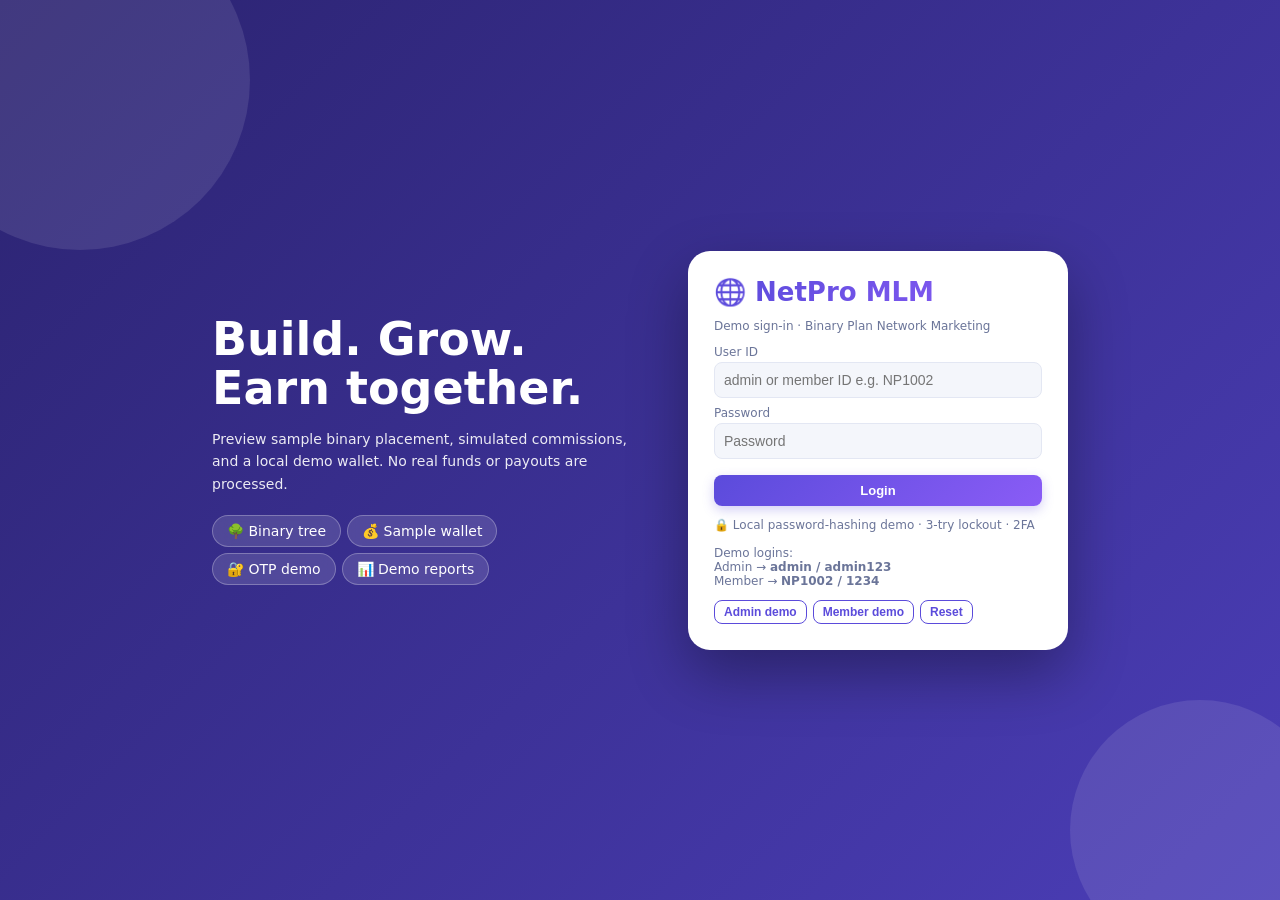
<file: index.html>
<!DOCTYPE html>
<html lang="en">
<head>
<meta charset="utf-8">
<meta name="viewport" content="width=device-width, initial-scale=1, viewport-fit=cover">
<title>NetPro MLM Software – Client Demo</title>
<link rel="icon" href="data:image/svg+xml,<svg xmlns=%27http://www.w3.org/2000/svg%27 viewBox=%270 0 100 100%27><text y=%27.9em%27 font-size=%2790%27>🌐</text></svg>">
<link rel="stylesheet" href="css/style.css?v=4">
</head>
<body>
<div id="r"></div>
<div id="t"></div>
<script src="js/app.js?v=4"></script>
</body>
</html>
</file>
<file: css/style.css>
:root{--bg:#f4f6fb;--cd:#fff;--tx:#1b2240;--mu:#6b7599;--pr:#5b4bdb;--p2:#8a5cf6;--ok:#16a34a;--wa:#d97706;--er:#dc2626;--bd:#e3e7f3;color-scheme:light;box-sizing:border-box;padding-top:env(safe-area-inset-top,0px);padding-bottom:env(safe-area-inset-bottom,0px)}
@media(prefers-color-scheme:dark){:root:not([data-theme="light"]){--bg:#0f1226;--cd:#191d3a;--tx:#eef0ff;--mu:#9aa3c7;--bd:#2a2f55;color-scheme:dark}}
:root[data-theme="dark"]{--bg:#0f1226;--cd:#191d3a;--tx:#eef0ff;--mu:#9aa3c7;--bd:#2a2f55;color-scheme:dark}
*{box-sizing:border-box}body{margin:0;font-family:system-ui,-apple-system,"Segoe UI",Roboto,sans-serif;background:var(--bg);color:var(--tx);font-size:14px}
.app{display:flex;min-height:100vh}.sb{width:220px;background:linear-gradient(180deg,var(--pr),var(--p2));color:#fff;padding:16px 10px;flex-shrink:0}
.sb h2{margin:0 8px 14px;font-size:18px}.sb a{display:block;padding:10px 12px;border-radius:8px;cursor:pointer;color:#fff;opacity:.85;margin-bottom:2px}.sb a.on,.sb a:hover{background:rgba(255,255,255,.2);opacity:1}
.mn{flex:1;min-width:0;padding:16px}.mn::before{content:"DEMO ONLY — no real funds, payouts, investments, or returns";display:block;margin:0 0 12px;padding:9px 12px;border:1px solid #d9770655;border-radius:10px;background:#d9770618;color:var(--wa);font-size:12px;font-weight:700}.top{display:flex;justify-content:space-between;align-items:center;margin-bottom:14px;flex-wrap:wrap;gap:8px}.top h1{margin:0;font-size:20px}
.g{display:grid;gap:12px;grid-template-columns:repeat(auto-fit,minmax(170px,1fr));margin-bottom:14px}.c{background:var(--cd);border:1px solid var(--bd);border-radius:12px;padding:14px;margin-bottom:12px}.g .c{margin:0}
.k{color:var(--mu);font-size:12px}.v{font-size:22px;font-weight:700;margin-top:4px}
.btn{background:var(--pr);color:#fff;border:0;border-radius:8px;padding:8px 14px;cursor:pointer;font-size:13px}.btn.s{padding:4px 9px;font-size:12px}.btn.ok{background:var(--ok)}.btn.er{background:var(--er)}.btn.gh{background:transparent;color:var(--pr);border:1px solid var(--pr)}
input,select{padding:9px;border:1px solid var(--bd);border-radius:8px;background:var(--bg);color:var(--tx);width:100%;font-size:14px}label{display:block;font-size:12px;color:var(--mu);margin:8px 0 3px}
.fm{display:grid;gap:0 12px;grid-template-columns:repeat(auto-fit,minmax(220px,1fr))}.ov{overflow-x:auto}table{width:100%;border-collapse:collapse;min-width:520px}th,td{text-align:left;padding:9px 8px;border-bottom:1px solid var(--bd);white-space:nowrap}th{color:var(--mu);font-size:12px}
.b{padding:2px 8px;border-radius:99px;font-size:11px;font-weight:600;background:var(--bd)}.b.ok{background:#16a34a26;color:var(--ok)}.b.wa{background:#d9770626;color:var(--wa)}.b.er{background:#dc262626;color:var(--er)}
.bar{height:10px;border-radius:6px;background:linear-gradient(90deg,var(--pr),var(--p2));margin:4px 0 10px}
.tr{overflow:auto;padding:10px;text-align:center}.tn{display:inline-flex;flex-direction:column;align-items:center;vertical-align:top;padding:0 6px}.kids{display:flex;border-top:2px solid var(--bd);margin-top:10px;padding-top:10px}
.nd{border:2px solid var(--pr);background:var(--cd);border-radius:10px;padding:6px 10px;min-width:96px;cursor:pointer}.nd small{display:block;color:var(--mu);font-size:11px}.nd.e{border-style:dashed;border-color:var(--bd);color:var(--mu)}
.lg{min-height:100vh;display:grid;place-items:center;background:linear-gradient(135deg,var(--pr),var(--p2));padding:16px}.lb{background:var(--cd);border-radius:16px;padding:26px;width:100%;max-width:380px}
#t{position:fixed;bottom:20px;left:50%;transform:translateX(-50%);background:var(--tx);color:var(--bg);padding:10px 18px;border-radius:10px;display:none;z-index:9;max-width:90%}
@media(max-width:760px){.app{flex-direction:column}.sb{width:100%;display:flex;overflow-x:auto;gap:4px;padding:8px}.sb h2{display:none}.sb a{white-space:nowrap;margin:0}}
body{background:radial-gradient(900px 500px at 100% -10%,#8a5cf633,transparent),radial-gradient(700px 400px at -10% 110%,#5b4bdb33,transparent),var(--bg);background-attachment:fixed}
.sb{background:linear-gradient(170deg,#2b2370,#5b4bdb 60%,#8a5cf6);box-shadow:4px 0 24px #5b4bdb33;position:sticky;top:0;height:100vh;overflow-y:auto}
.sb h2{font-size:20px;letter-spacing:.3px;margin:6px 8px 16px}.sb h2 span{color:#ffd86b}
.sb a{transition:.2s;border-left:3px solid transparent;font-weight:500}.sb a.on{background:rgba(255,255,255,.18);border-left-color:#ffd86b;box-shadow:0 4px 14px #0003}.sb a:hover{transform:translateX(3px)}
.pf{display:flex;gap:10px;align-items:center;background:rgba(255,255,255,.14);border-radius:12px;padding:10px;margin:0 4px 14px}.pf b{display:block;font-size:13px}.pf small{opacity:.8;font-size:11px}
.av{width:36px;height:36px;border-radius:50%;background:linear-gradient(135deg,#ffd86b,#ff8a5c);color:#3b2a00;display:grid;place-items:center;font-style:normal;font-weight:800;flex-shrink:0}
.top{background:var(--cd);border:1px solid var(--bd);border-radius:14px;padding:12px 16px;box-shadow:0 6px 24px #5b4bdb14}.top h1{background:linear-gradient(90deg,var(--pr),var(--p2));-webkit-background-clip:text;background-clip:text;color:transparent;font-size:22px}
.c{border-radius:16px;box-shadow:0 6px 22px #1b224010;transition:.25s}.c:hover{box-shadow:0 10px 30px #5b4bdb22}
.st .c{position:relative;overflow:hidden;color:#fff;border:0;padding:18px;animation:up .5s both}.st .c:hover{transform:translateY(-4px)}.st .k{color:#ffffffcc}.st .v{font-size:25px}
.st .c::after{position:absolute;right:10px;bottom:-6px;font-size:46px;opacity:.25}
.st .c:nth-child(1){background:linear-gradient(135deg,#5b4bdb,#8a5cf6)}.st .c:nth-child(2){background:linear-gradient(135deg,#0ea5e9,#2563eb)}.st .c:nth-child(3){background:linear-gradient(135deg,#f59e0b,#ef4444)}.st .c:nth-child(4){background:linear-gradient(135deg,#10b981,#0d9488)}.st .c:nth-child(5){background:linear-gradient(135deg,#ec4899,#be185d)}.st .c:nth-child(6){background:linear-gradient(135deg,#6366f1,#0ea5e9)}
.st .c:nth-child(1)::after{content:'💰'}.st .c:nth-child(2)::after{content:'🤝'}.st .c:nth-child(3)::after{content:'⚖️'}.st .c:nth-child(4)::after{content:'🏆'}.st .c:nth-child(5)::after{content:'📈'}.st .c:nth-child(6)::after{content:'🏅'}
@keyframes up{from{opacity:0;transform:translateY(14px)}to{opacity:1;transform:none}}@keyframes gr{from{transform:scaleX(0)}}.bar{transform-origin:left;animation:gr 1s both;height:12px}
#vw>*{animation:up .4s both}
.btn{background:linear-gradient(135deg,var(--pr),var(--p2));box-shadow:0 4px 12px #5b4bdb44;transition:.2s;font-weight:600}.btn:hover{transform:translateY(-2px);box-shadow:0 8px 18px #5b4bdb55}.btn.gh{background:transparent;box-shadow:none}.btn.ok{background:linear-gradient(135deg,#16a34a,#0d9488)}.btn.er{background:linear-gradient(135deg,#dc2626,#e11d48)}
input:focus,select:focus{outline:2px solid var(--p2);border-color:transparent}
th{text-transform:uppercase;letter-spacing:.5px;font-size:11px}tbody tr:hover,table tr:hover td{background:#8a5cf614}
.nd{border:0;box-shadow:0 6px 16px #5b4bdb33;background:linear-gradient(160deg,var(--cd),#8a5cf61f);transition:.2s;border-radius:14px;padding:8px 12px}.nd:hover{transform:translateY(-3px) scale(1.04)}.nd .av{margin:0 auto 4px;width:32px;height:32px}.nd.e{box-shadow:none;border:2px dashed var(--bd);background:transparent}
.kids{border-top-color:var(--p2)}
.lg{position:relative;overflow:hidden;background:linear-gradient(135deg,#2b2370,#5b4bdb 50%,#8a5cf6)}.lg::before,.lg::after{content:'';position:absolute;border-radius:50%;background:#ffffff1a;animation:fl 8s ease-in-out infinite alternate}.lg::before{width:340px;height:340px;top:-90px;left:-90px}.lg::after{width:260px;height:260px;bottom:-60px;right:-50px;animation-delay:2s}@keyframes fl{to{transform:translate(30px,40px) scale(1.15)}}
.lb{position:relative;z-index:1;box-shadow:0 24px 60px #0005;border-radius:22px;animation:up .6s both}.lb h2{font-size:26px;background:linear-gradient(90deg,var(--pr),var(--p2));-webkit-background-clip:text;background-clip:text;color:transparent}
.b{letter-spacing:.3px}
.pg{display:grid;gap:12px;grid-template-columns:repeat(auto-fit,minmax(170px,1fr));margin-top:12px}.pc{border:1px solid var(--bd);border-radius:16px;padding:16px;text-align:center;background:linear-gradient(160deg,var(--cd),#8a5cf61a);transition:.25s;position:relative;overflow:hidden}.pc:hover{transform:translateY(-6px);box-shadow:0 14px 30px #5b4bdb33}.pc::before{content:'';position:absolute;inset:0 0 auto;height:5px;background:linear-gradient(90deg,var(--pr),#ffd86b)}.pc .ic{font-size:34px}.pc h3{margin:6px 0}.pc .pr{font-size:22px;font-weight:800;color:var(--pr)}.pc ul{list-style:none;padding:0;margin:10px 0 0;text-align:left;color:var(--mu);font-size:12px}.pc li{padding:3px 0}.pc li::before{content:'✔ ';color:var(--ok)}
.lr{display:flex;align-items:center;gap:10px;padding:9px 0;border-bottom:1px solid var(--bd)}.lr div{flex:1;min-width:0}.lr b{display:block}.lr small{color:var(--mu);font-size:11px;display:block;overflow:hidden;text-overflow:ellipsis;white-space:nowrap}.lr span{font-weight:700;color:var(--ok)}
.cols{display:flex;gap:8px;align-items:flex-end;height:130px;margin-top:10px}.cols div{flex:1;text-align:center;display:flex;flex-direction:column;justify-content:flex-end;align-items:center;height:100%}.cols span{width:100%;border-radius:8px 8px 0 0;background:linear-gradient(180deg,var(--p2),var(--pr));animation:up .8s both}
.tk{overflow:hidden;white-space:nowrap;background:linear-gradient(90deg,var(--pr),var(--p2));color:#fff;border-radius:12px;padding:9px 0;margin-bottom:14px;font-size:13px;box-shadow:0 6px 18px #5b4bdb33}.tk div{display:inline-block;padding-left:100%;animation:mq 50s linear infinite}@keyframes mq{to{transform:translateX(-100%)}}
.cf{position:fixed;bottom:30%;font-size:26px;z-index:99;pointer-events:none;animation:cf 1.7s ease-out both}@keyframes cf{to{transform:translate(var(--x),var(--y)) rotate(540deg);opacity:0}}
body::before{content:'';position:fixed;width:420px;height:420px;border-radius:50%;background:radial-gradient(#8a5cf640,transparent 70%);top:10%;right:-100px;z-index:-1;animation:fl 10s ease-in-out infinite alternate}
.st .c::before{content:'';position:absolute;top:0;left:-80%;width:50%;height:100%;background:linear-gradient(90deg,transparent,#ffffff40,transparent);transform:skewX(-20deg);animation:sh 4s infinite}@keyframes sh{to{left:140%}}
.nb{border-left:5px solid var(--p2)}.nb p{margin:8px 0}.nb:hover{transform:translateX(4px)}
.prf{text-align:center;background:linear-gradient(135deg,var(--pr),var(--p2));color:#fff;border:0}.prf .k{color:#ffffffcc}.av.big{width:84px;height:84px;font-size:36px;margin:0 auto 8px;animation:pu 2s infinite}@keyframes pu{50%{box-shadow:0 0 0 14px #ffffff22}}
table tr{animation:up .4s both}.b.ok{animation:pu 3s infinite}
.lg{display:flex;gap:56px;justify-content:center;align-items:center;flex-wrap:wrap;background-size:300% 300%;animation:gb 12s ease infinite}@keyframes gb{50%{background-position:100% 50%}}
.hero{color:#fff;max-width:420px;position:relative;z-index:1;animation:up .7s both}.hero h1{font-size:46px;line-height:1.08;margin:0 0 14px}.hero p{opacity:.9;line-height:1.6}.chips span{display:inline-block;background:#ffffff22;backdrop-filter:blur(8px);border:1px solid #ffffff44;border-radius:99px;padding:7px 14px;margin:6px 6px 0 0}
.wb{display:flex;justify-content:space-between;align-items:center;flex-wrap:wrap;gap:12px;border-radius:18px;padding:20px 24px;margin-bottom:14px;color:#fff;background:linear-gradient(120deg,#5b4bdb,#8a5cf6,#ec4899);background-size:200% 200%;animation:gb 8s ease infinite;box-shadow:0 12px 30px #5b4bdb44}.wb h2{margin:0 0 4px}.wb p{margin:0;opacity:.9}.wb .btn{background:#fff;color:var(--pr);margin:2px 0 2px 6px}
.wv{display:inline-block;animation:wv 2.4s infinite;transform-origin:70% 70%}@keyframes wv{0%,50%,100%{transform:rotate(0)}10%,30%{transform:rotate(18deg)}20%,40%{transform:rotate(-12deg)}}
.otp{background:linear-gradient(135deg,#16a34a22,#0ea5e922);border:1px dashed var(--ok);border-radius:10px;padding:10px;text-align:center;font-size:18px;letter-spacing:3px;margin:8px 0}
.sm{height:6px;background:var(--bd);border-radius:6px;margin-top:6px;overflow:hidden}.sm i{display:block;height:100%;width:0;transition:.3s}
.lr .btn{flex:none}
.bc{max-width:380px;border-radius:18px;padding:22px;margin-bottom:14px;color:#fff;background:linear-gradient(135deg,#1e1b4b,#5b4bdb 55%,#ec4899);background-size:200% 200%;animation:gb 8s ease infinite,up .5s both;box-shadow:0 16px 36px #5b4bdb55;position:relative;overflow:hidden}.bc::after{content:'🏦';position:absolute;right:16px;top:12px;font-size:30px;opacity:.5}.bc .cn{font-size:22px;letter-spacing:3px;margin:24px 0 18px}.bc .bf{display:flex;justify-content:space-between;opacity:.9;font-size:13px}
@media(max-width:760px){.sb{position:static;height:auto}.pf{display:none}}
</file>
